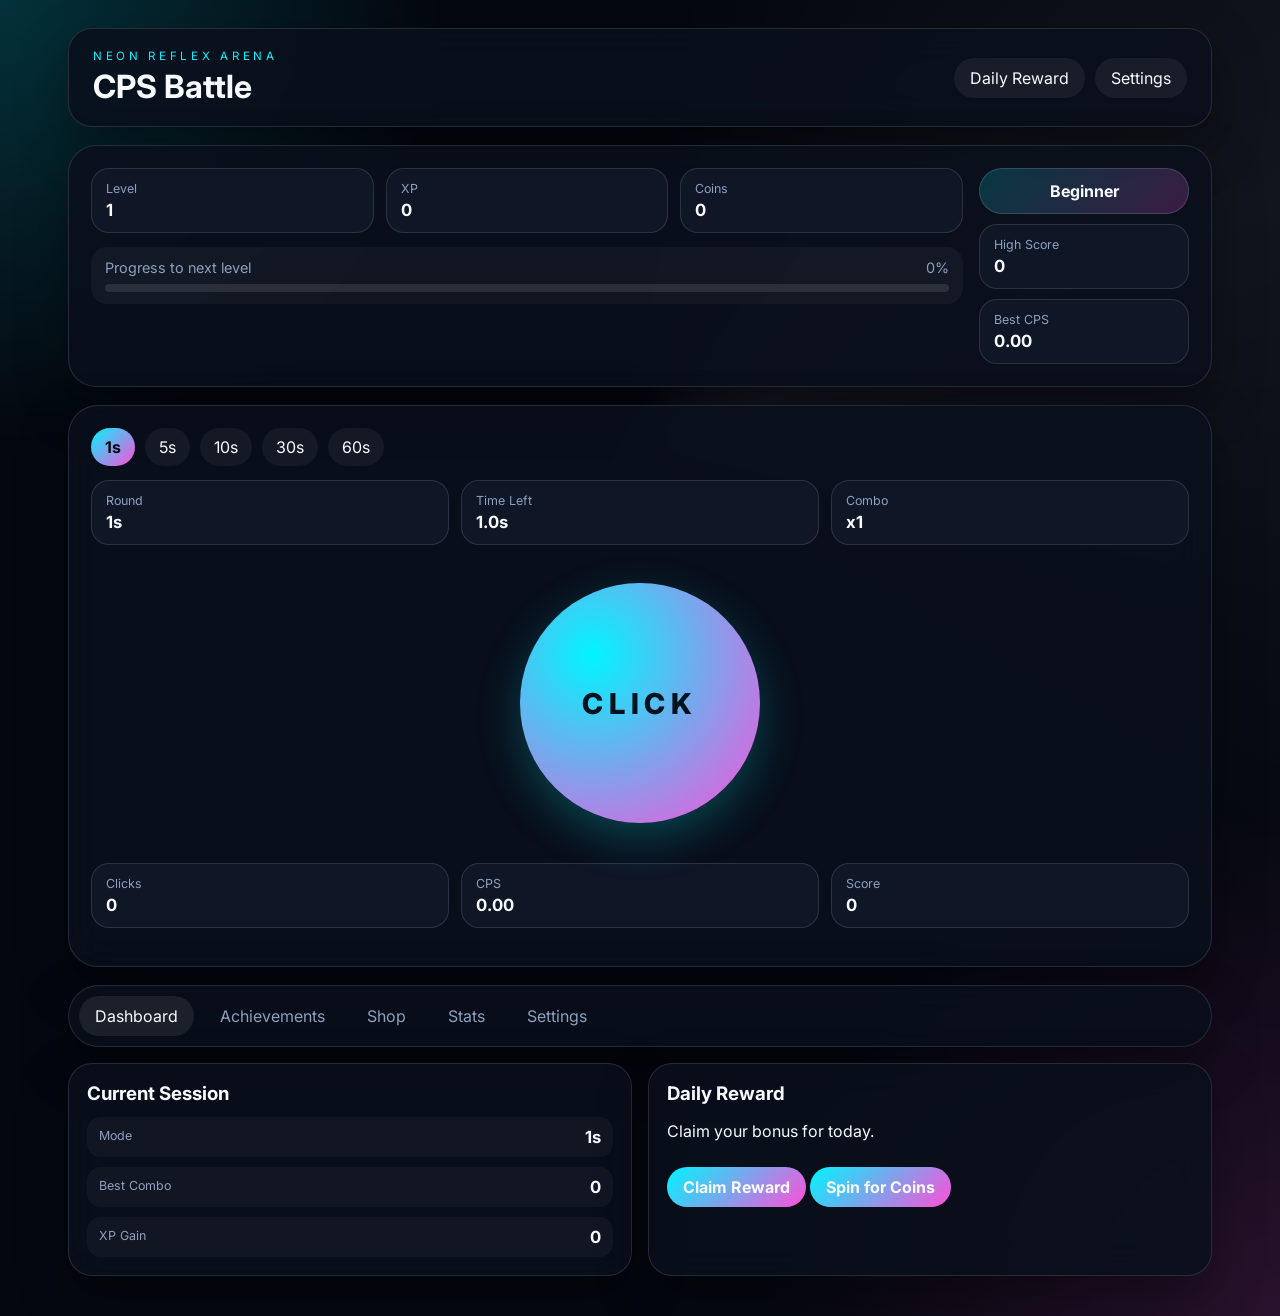
<file: index.html>
<!DOCTYPE html>
<html lang="en">
  <head>
    <title>CPS Battle - Free Click Speed Test Game</title>

<meta name="description" content="Play CPS Battle, a free click speed test game. Test your CPS, compete with friends, and improve your clicking speed.">
    <meta charset="UTF-8" />
    <meta name="viewport" content="width=device-width, initial-scale=1.0" />
    <title>CPS Battle</title>
    <link rel="preconnect" href="https://fonts.googleapis.com" />
    <link rel="preconnect" href="https://fonts.gstatic.com" crossorigin />
    <link
      href="https://fonts.googleapis.com/css2?family=Inter:wght@400;500;600;700;800&display=swap"
      rel="stylesheet"
    />
    <link rel="stylesheet" href="style.css" />
  </head>
  <body>
    <div class="background-glow"></div>
    <div class="app-shell">
      <header class="topbar">
        <div>
          <p class="eyebrow">Neon Reflex Arena</p>
          <h1>CPS Battle</h1>
        </div>
        <div class="topbar-actions">
          <button id="dailyRewardBtn" class="pill-btn">Daily Reward</button>
          <button id="settingsBtn" class="pill-btn">Settings</button>
        </div>
      </header>

      <section class="hero-card">
        <div class="hero-info">
          <div class="stat-row">
            <div class="small-card">
              <span>Level</span>
              <strong id="levelValue">1</strong>
            </div>
            <div class="small-card">
              <span>XP</span>
              <strong id="xpValue">0</strong>
            </div>
            <div class="small-card">
              <span>Coins</span>
              <strong id="coinValue">0</strong>
            </div>
          </div>
          <div class="progress-block">
            <div class="progress-labels">
              <span>Progress to next level</span>
              <span id="levelProgressText">0%</span>
            </div>
            <div class="progress-bar">
              <div id="levelProgressFill"></div>
            </div>
          </div>
        </div>

        <div class="hero-side">
          <div class="rank-pill" id="rankBadge">Beginner</div>
          <div class="score-card">
            <span>High Score</span>
            <strong id="highScoreValue">0</strong>
          </div>
          <div class="score-card">
            <span>Best CPS</span>
            <strong id="bestCpsValue">0.00</strong>
          </div>
        </div>
      </section>

      <section class="game-card">
        <div class="mode-selector">
          <button class="mode-btn active" data-duration="1">1s</button>
          <button class="mode-btn" data-duration="5">5s</button>
          <button class="mode-btn" data-duration="10">10s</button>
          <button class="mode-btn" data-duration="30">30s</button>
          <button class="mode-btn" data-duration="60">60s</button>
        </div>

        <div class="timer-row">
          <div class="timer-pill">
            <span>Round</span>
            <strong id="modeLabel">1s</strong>
          </div>
          <div class="timer-pill">
            <span>Time Left</span>
            <strong id="timeLeftValue">1.0s</strong>
          </div>
          <div class="timer-pill">
            <span>Combo</span>
            <strong id="comboValue">x1</strong>
          </div>
        </div>

        <div class="click-area">
          <div class="ring"></div>
          <button id="clickButton" class="click-button">CLICK</button>
        </div>

        <div class="live-stats">
          <div class="stat-box">
            <span>Clicks</span>
            <strong id="clickCountValue">0</strong>
          </div>
          <div class="stat-box">
            <span>CPS</span>
            <strong id="cpsValue">0.00</strong>
          </div>
          <div class="stat-box">
            <span>Score</span>
            <strong id="scoreValue">0</strong>
          </div>
        </div>
      </section>

      <nav class="panel-nav">
        <button class="nav-btn active" data-panel="dashboard">Dashboard</button>
        <button class="nav-btn" data-panel="achievements">Achievements</button>
        <button class="nav-btn" data-panel="shop">Shop</button>
        <button class="nav-btn" data-panel="stats">Stats</button>
        <button class="nav-btn" data-panel="settings">Settings</button>
      </nav>

      <section id="dashboardPanel" class="panel active-panel">
        <div class="panel-grid">
          <article class="panel-card">
            <h3>Current Session</h3>
            <ul class="info-list">
              <li><span>Mode</span><strong id="sessionModeText">1s</strong></li>
              <li><span>Best Combo</span><strong id="bestComboValue">0</strong></li>
              <li><span>XP Gain</span><strong id="xpGainValue">0</strong></li>
            </ul>
          </article>
          <article class="panel-card">
            <h3>Daily Reward</h3>
            <p id="dailyRewardText">Claim your bonus for today.</p>
            <button id="claimDailyBtn" class="primary-btn">Claim Reward</button>
            <button id="spinBtn" class="primary-btn" style="margin-top: 10px;">Spin for Coins</button>
          </article>
        </div>
      </section>

      <section id="achievementsPanel" class="panel">
        <div class="panel-card wide">
          <h3>Achievements</h3>
          <div id="achievementList" class="card-list"></div>
        </div>
      </section>

      <section id="shopPanel" class="panel">
        <div class="panel-card wide">
          <h3>Daily Shop</h3>
          <div id="dailyShopList" class="card-list"></div>
        </div>
        <div class="panel-card wide">
          <h3>Shop & Themes</h3>
          <div id="shopList" class="card-list"></div>
        </div>
      </section>

      <section id="statsPanel" class="panel">
        <div class="panel-grid">
          <article class="panel-card">
            <h3>Statistics</h3>
            <ul class="info-list">
              <li><span>Total Clicks</span><strong id="totalClicksValue">0</strong></li>
              <li><span>Games Played</span><strong id="gamesPlayedValue">0</strong></li>
              <li><span>Time Played</span><strong id="timePlayedValue">0s</strong></li>
              <li><span>Active Theme</span><strong id="activeThemeValue">Neon Plasma</strong></li>
            </ul>
          </article>
          <article class="panel-card">
            <h3>Recent Sessions</h3>
            <div id="sessionHistory" class="history-list"></div>
          </article>
        </div>
      </section>

      <section id="settingsPanel" class="panel">
        <div class="panel-grid">
          <article class="panel-card">
            <h3>Settings</h3>
            <div class="toggle-row">
              <label for="musicToggle">Music</label>
              <input id="musicToggle" type="checkbox" checked />
            </div>
            <div class="toggle-row">
              <label for="soundToggle">Sound Effects</label>
              <input id="soundToggle" type="checkbox" checked />
            </div>
            <div class="toggle-row">
              <label for="particlesToggle">Particles</label>
              <input id="particlesToggle" type="checkbox" checked />
            </div>
            <div class="theme-selector">
              <span>Theme</span>
              <div class="theme-options">
                <button class="theme-btn active" data-theme="neon">Neon</button>
                <button class="theme-btn" data-theme="cyber">Cyber</button>
                <button class="theme-btn" data-theme="solar">Solar</button>
                <button class="theme-btn" data-theme="void">Void</button>
              </div>
            </div>
            <button id="resetBtn" class="secondary-btn">Reset Progress</button>
          </article>
        </div>
      </section>
    </div>

    <div id="confettiLayer" class="confetti-layer"></div>

    <script src="script.js"></script>
  </body>
</html>
</file>
<file: style.css>
:root {
  --bg: #04070f;
  --panel: rgba(10, 16, 28, 0.86);
  --panel-2: rgba(16, 24, 40, 0.95);
  --text: #f7fbff;
  --muted: #8da0bf;
  --accent: #00f5ff;
  --accent-2: #ff4fd8;
  --success: #00ff95;
  --warning: #ffd166;
  --border: rgba(255, 255, 255, 0.12);
  --shadow: 0 20px 50px rgba(0, 0, 0, 0.35);
}

* {
  box-sizing: border-box;
}

body {
  margin: 0;
  font-family: 'Inter', system-ui, sans-serif;
  color: var(--text);
  background:
    radial-gradient(circle at top left, rgba(0, 245, 255, 0.18), transparent 24%),
    radial-gradient(circle at bottom right, rgba(255, 79, 216, 0.15), transparent 28%),
    var(--bg);
  min-height: 100vh;
  overflow-x: hidden;
}

button,
input {
  font: inherit;
}

.background-glow {
  position: fixed;
  inset: -20vmax;
  background: conic-gradient(from 0deg, transparent, rgba(255,255,255,0.06), transparent 38%);
  animation: rotateGlow 18s linear infinite;
  pointer-events: none;
}

.app-shell {
  position: relative;
  z-index: 1;
  max-width: 1180px;
  margin: 0 auto;
  padding: 28px 18px 40px;
}

.topbar,
.hero-card,
.game-card,
.panel-card,
.panel-nav {
  background: var(--panel);
  border: 1px solid var(--border);
  box-shadow: var(--shadow);
  backdrop-filter: blur(18px);
}

.topbar {
  display: flex;
  justify-content: space-between;
  align-items: center;
  padding: 20px 24px;
  border-radius: 24px;
  margin-bottom: 18px;
}

.eyebrow {
  margin: 0 0 4px;
  text-transform: uppercase;
  letter-spacing: 0.32em;
  color: var(--accent);
  font-size: 0.72rem;
}

h1,
h3 {
  margin: 0;
}

.topbar-actions {
  display: flex;
  gap: 10px;
}

.pill-btn,
.primary-btn,
.secondary-btn,
.nav-btn,
.mode-btn {
  border: none;
  border-radius: 999px;
  cursor: pointer;
  transition: transform 180ms ease, box-shadow 180ms ease, background 180ms ease;
}

.pill-btn,
.primary-btn,
.secondary-btn {
  padding: 10px 16px;
  color: var(--text);
}

.pill-btn,
.secondary-btn {
  background: rgba(255,255,255,0.06);
}

.primary-btn {
  background: linear-gradient(135deg, var(--accent), var(--accent-2));
  font-weight: 700;
}

.pill-btn:hover,
.primary-btn:hover,
.secondary-btn:hover,
.nav-btn:hover,
.mode-btn:hover,
.click-button:hover {
  transform: translateY(-2px);
  box-shadow: 0 10px 25px rgba(0,0,0,0.2);
}

.hero-card {
  border-radius: 28px;
  padding: 22px;
  display: flex;
  justify-content: space-between;
  gap: 16px;
  margin-bottom: 18px;
}

.hero-info {
  flex: 2;
}

.stat-row {
  display: grid;
  grid-template-columns: repeat(3, minmax(0, 1fr));
  gap: 12px;
  margin-bottom: 14px;
}

.small-card,
.score-card,
.stat-box,
.timer-pill {
  background: var(--panel-2);
  border: 1px solid var(--border);
  border-radius: 18px;
  padding: 12px 14px;
}

.small-card span,
.score-card span,
.stat-box span,
.timer-pill span,
.info-list span,
.toggle-row label,
.history-entry span {
  display: block;
  color: var(--muted);
  font-size: 0.78rem;
  margin-bottom: 4px;
}

.small-card strong,
.score-card strong,
.stat-box strong,
.timer-pill strong,
.info-list strong {
  font-size: 1.05rem;
}

.progress-block {
  background: rgba(255,255,255,0.04);
  border-radius: 16px;
  padding: 12px 14px;
}

.progress-labels {
  display: flex;
  justify-content: space-between;
  margin-bottom: 8px;
  color: var(--muted);
  font-size: 0.9rem;
}

.progress-bar {
  height: 8px;
  width: 100%;
  background: rgba(255,255,255,0.1);
  border-radius: 999px;
  overflow: hidden;
}

.progress-bar > div {
  height: 100%;
  width: 0%;
  background: linear-gradient(90deg, var(--accent), var(--accent-2));
  transition: width 220ms ease;
}

.hero-side {
  min-width: 210px;
  display: flex;
  flex-direction: column;
  gap: 10px;
}

.rank-pill {
  border-radius: 999px;
  padding: 12px 14px;
  text-align: center;
  background: linear-gradient(135deg, rgba(0,245,255,0.18), rgba(255,79,216,0.2));
  border: 1px solid rgba(255,255,255,0.14);
  font-weight: 700;
}

.game-card {
  border-radius: 30px;
  padding: 22px;
  margin-bottom: 18px;
}

.mode-selector {
  display: flex;
  flex-wrap: wrap;
  gap: 10px;
  margin-bottom: 14px;
}

.mode-btn {
  padding: 9px 14px;
  background: rgba(255,255,255,0.05);
  color: var(--text);
}

.mode-btn.active {
  background: linear-gradient(135deg, var(--accent), var(--accent-2));
  color: #04070f;
  font-weight: 700;
}

.timer-row,
.live-stats {
  display: grid;
  grid-template-columns: repeat(3, minmax(0, 1fr));
  gap: 12px;
  margin-bottom: 16px;
}

.click-area {
  position: relative;
  display: grid;
  place-items: center;
  margin: 18px 0 20px;
  min-height: 280px;
}

.ring {
  position: absolute;
  width: 220px;
  height: 220px;
  border: 2px solid rgba(255,255,255,0.12);
  border-radius: 50%;
  animation: pulseRing 2.4s ease-in-out infinite;
}

.click-button {
  position: relative;
  width: min(240px, 70vw);
  height: min(240px, 70vw);
  border: none;
  border-radius: 50%;
  background: radial-gradient(circle at 30% 30%, var(--accent), var(--accent-2));
  color: #03121f;
  font-weight: 800;
  font-size: clamp(1.2rem, 2.4vw, 1.8rem);
  letter-spacing: 0.2em;
  box-shadow: 0 15px 45px rgba(0, 245, 255, 0.24);
  cursor: pointer;
  transition: transform 180ms ease, box-shadow 180ms ease;
}

.click-button:active {
  transform: scale(0.95);
}

.click-button.is-boosted {
  animation: buttonPop 260ms ease;
}

.panel-nav {
  display: flex;
  flex-wrap: wrap;
  gap: 10px;
  border-radius: 999px;
  padding: 10px;
  margin-bottom: 16px;
}

.nav-btn {
  padding: 10px 16px;
  background: transparent;
  color: var(--muted);
}

.nav-btn.active {
  background: rgba(255,255,255,0.08);
  color: var(--text);
}

.panel {
  display: none;
}

.panel.active-panel {
  display: block;
}

.panel-grid {
  display: grid;
  gap: 16px;
  grid-template-columns: repeat(2, minmax(0, 1fr));
}

.panel-card {
  border-radius: 24px;
  padding: 18px;
}

.panel-card.wide {
  width: 100%;
}

.info-list,
.card-list,
.history-list {
  display: grid;
  gap: 10px;
  margin: 12px 0 0;
  padding: 0;
  list-style: none;
}

.info-list li,
.achievement-item,
.shop-item,
.history-entry {
  display: flex;
  justify-content: space-between;
  align-items: center;
  gap: 12px;
  padding: 10px 12px;
  border-radius: 14px;
  background: rgba(255,255,255,0.04);
}

.achievement-item.locked {
  opacity: 0.64;
}

.achievement-item.unlocked {
  border: 1px solid rgba(0, 255, 149, 0.28);
}

.shop-item.unlocked {
  border: 1px solid rgba(0, 245, 255, 0.28);
}

.toggle-row {
  display: flex;
  justify-content: space-between;
  align-items: center;
  padding: 12px;
  border-radius: 14px;
  background: rgba(255,255,255,0.04);
  margin-bottom: 10px;
}

input[type='checkbox'] {
  width: 18px;
  height: 18px;
  accent-color: var(--accent);
}

.history-entry {
  flex-direction: column;
  align-items: flex-start;
}

.confetti-layer {
  position: fixed;
  inset: 0;
  pointer-events: none;
  overflow: hidden;
  z-index: 50;
}

.confetti-piece {
  position: absolute;
  top: -25px;
  width: 10px;
  height: 16px;
  border-radius: 2px;
  animation: confettiFall 1.4s linear forwards;
}

@keyframes pulseRing {
  0%,100% { transform: scale(0.94); opacity: 0.65; }
  50% { transform: scale(1.02); opacity: 1; }
}

@keyframes rotateGlow {
  from { transform: rotate(0deg); }
  to { transform: rotate(360deg); }
}

@keyframes buttonPop {
  0% { transform: scale(1); }
  50% { transform: scale(1.04); }
  100% { transform: scale(1); }
}

@keyframes confettiFall {
  to {
    transform: translate3d(var(--drift), 110vh, 0) rotate(720deg);
    opacity: 0;
  }
}

@media (max-width: 860px) {
  .hero-card,
  .panel-grid {
    grid-template-columns: 1fr;
    display: grid;
  }

  .hero-side {
    min-width: 0;
    flex-direction: row;
    flex-wrap: wrap;
  }
}

@media (max-width: 640px) {
  .app-shell {
    padding: 16px 12px 24px;
  }

  .topbar {
    flex-direction: column;
    align-items: flex-start;
    gap: 10px;
  }

  .timer-row,
  .live-stats,
  .stat-row {
    grid-template-columns: 1fr;
  }

  .click-area {
    min-height: 220px;
  }

  .click-button {
    width: min(200px, 70vw);
    height: min(200px, 70vw);
  }
}
</file>
